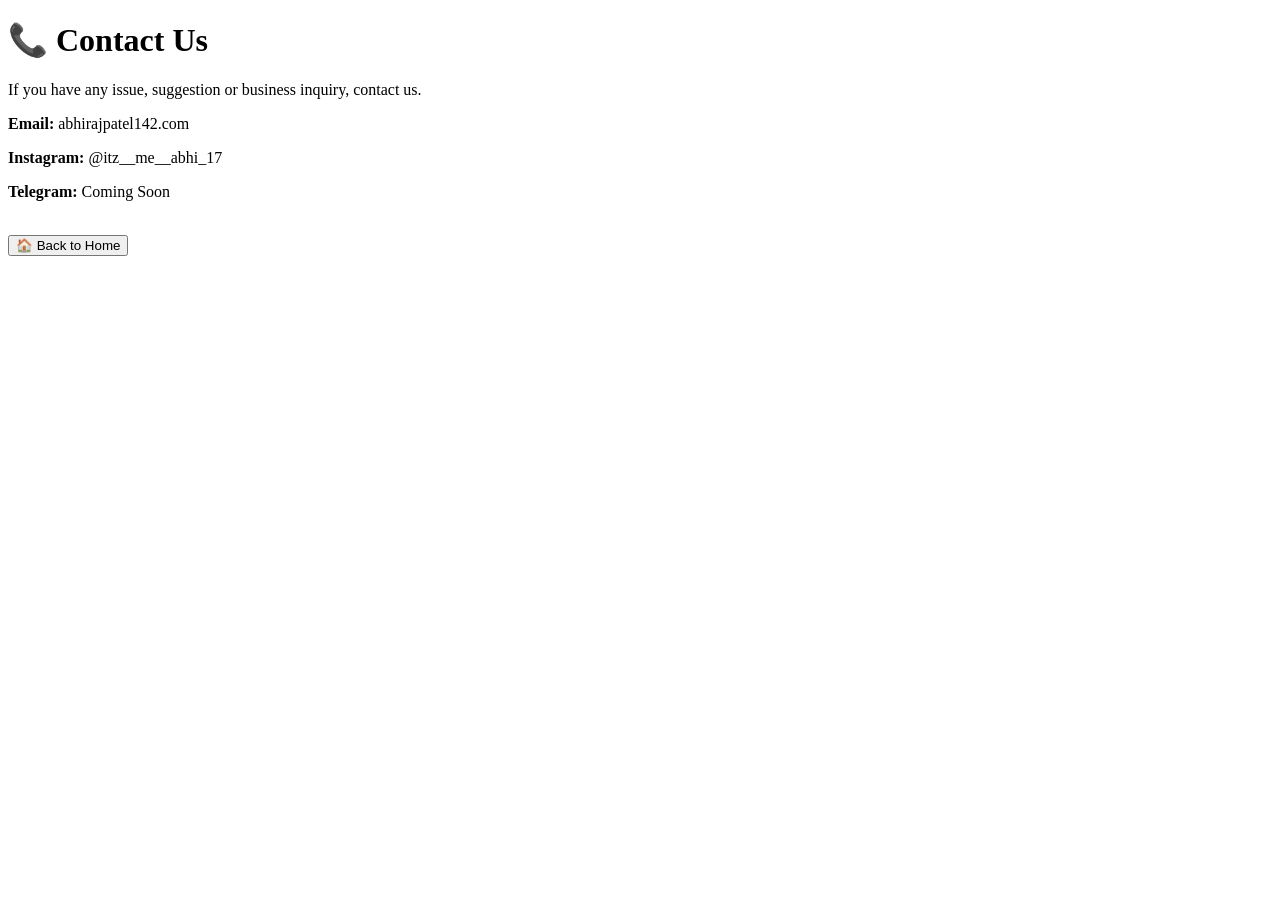
<file: templates/contact.html>
<!DOCTYPE html>
<html>
<head>
    <title>Contact - AbhiMate AI</title>
</head>
<body>

<h1>📞 Contact Us</h1>

<p>If you have any issue, suggestion or business inquiry, contact us.</p>

<p><b>Email:</b> abhirajpatel142.com</p>

<p><b>Instagram:</b> @itz__me__abhi_17</p>

<p><b>Telegram:</b> Coming Soon</p>

<br>

<a href="/">
    <button>🏠 Back to Home</button>
</a>

</body>
</html>
</file>
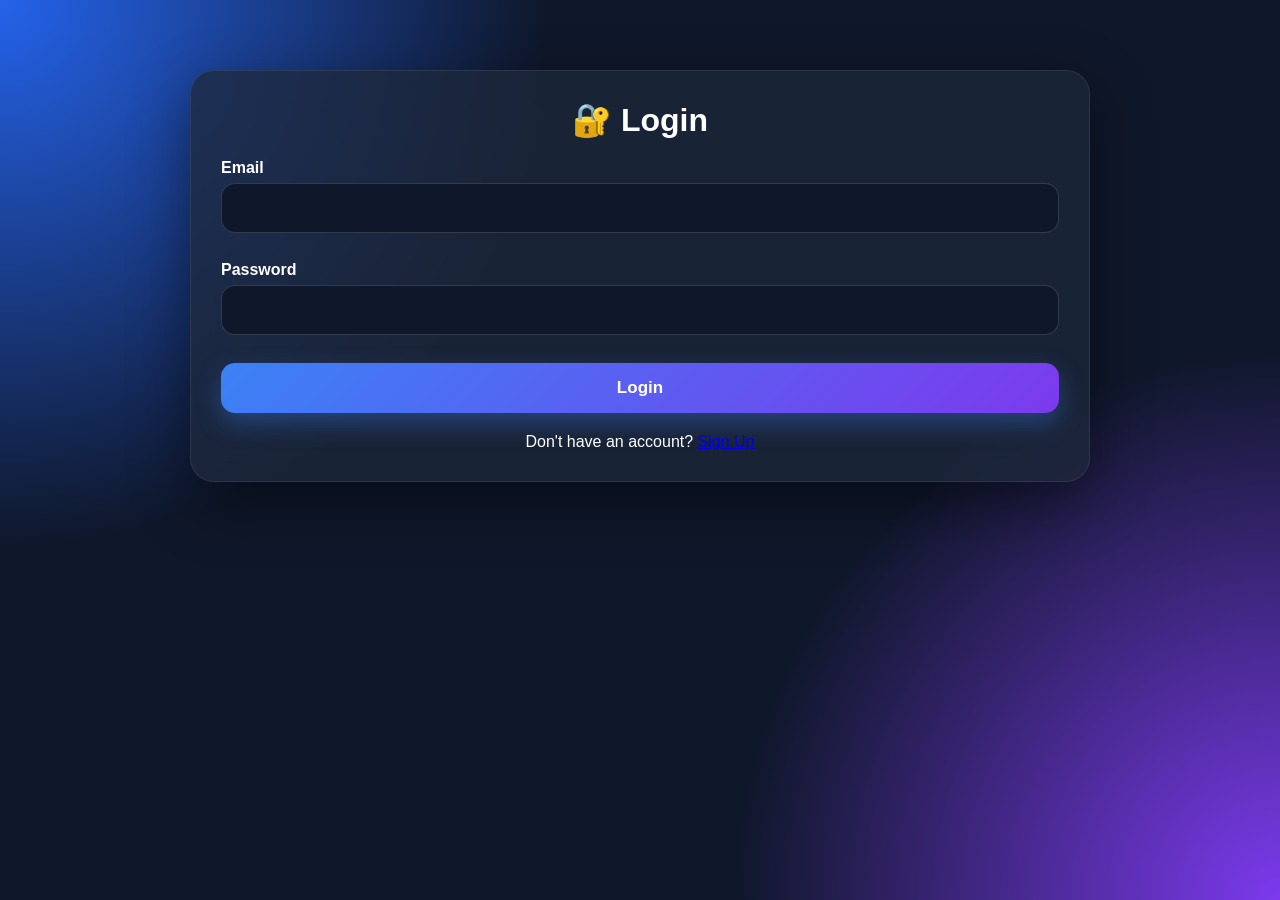
<file: templates/login.html>
<!DOCTYPE html>
<html>
<head>
    <title>Login - AbhiMate AI</title>
    <link rel="stylesheet" href="/static/style.css">
</head>
<body>

<div class="container">

<h1>🔐 Login</h1>

<form method="POST">

<label>Email</label>
<input type="email" name="email" required>

<label>Password</label>
<input type="password" name="password" required>

<button type="submit">Login</button>

</form>

<p style="text-align:center;margin-top:20px;">
Don't have an account?
<a href="/signup">Sign Up</a>
</p>

</div>

</body>
</html>
</file>
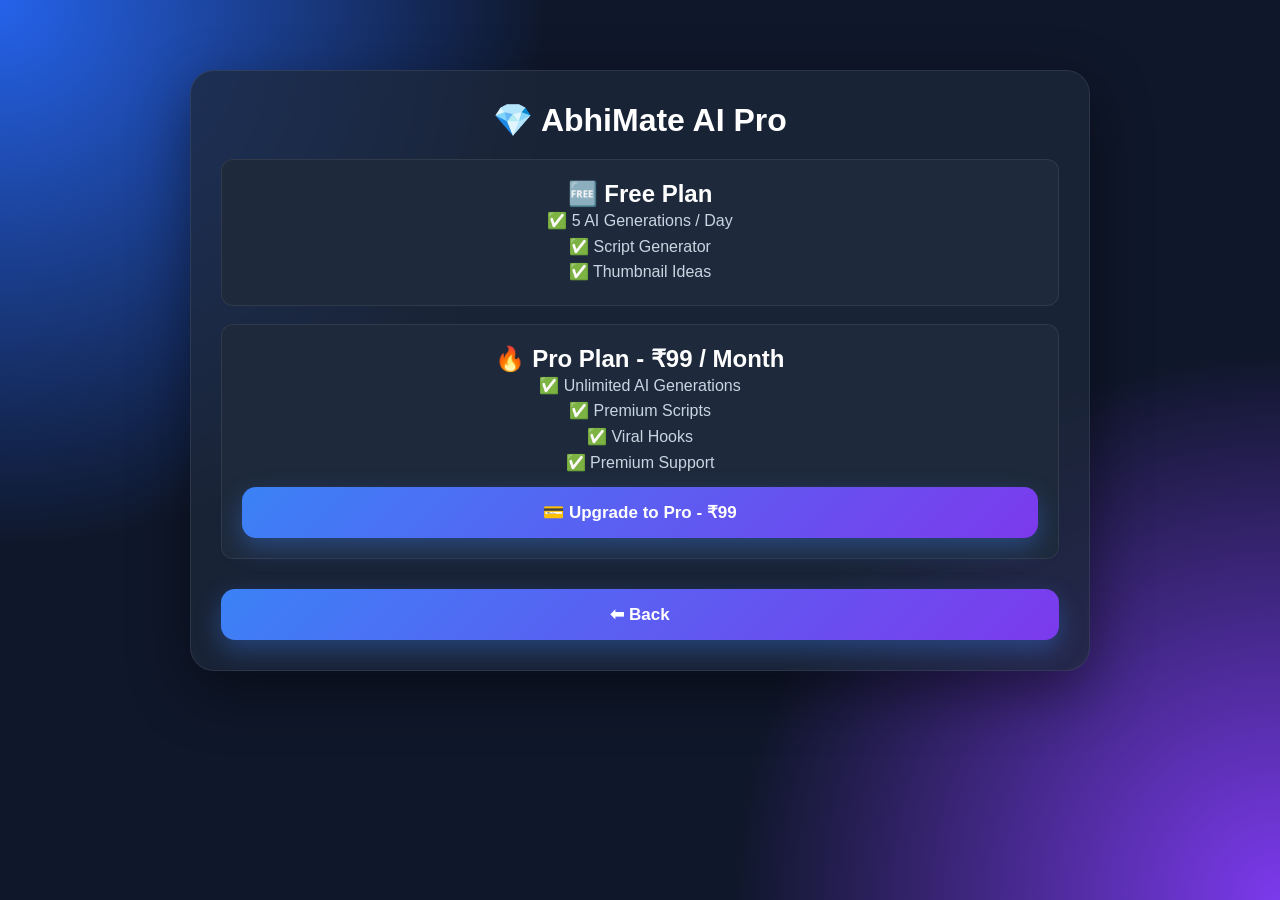
<file: templates/pricing.html>
<!DOCTYPE html>
<html>
<head>
    <title>AbhiMate AI - Pricing</title>
    <link rel="stylesheet" href="/static/style.css">
<script src="https://checkout.razorpay.com/v1/checkout.js"></script>
</head>
<body>

<div class="container">

<h1>💎 AbhiMate AI Pro</h1>

<div class="card">
<h2>🆓 Free Plan</h2>
<p>✅ 5 AI Generations / Day</p>
<p>✅ Script Generator</p>
<p>✅ Thumbnail Ideas</p>
</div>

<br>

<div class="card">
<h2>🔥 Pro Plan - ₹99 / Month</h2>
<p>✅ Unlimited AI Generations</p>
<p>✅ Premium Scripts</p>
<p>✅ Viral Hooks</p>
<p>✅ Premium Support</p>

<button onclick="buyPro()">
    💳 Upgrade to Pro - ₹99
</button>

<script>
async function buyPro() {

    const res = await fetch("/buy-pro");
    const data = await res.json();

    var options = {
        key: "{{ razorpay_key_id }}",
        amount: data.amount,
        currency: data.currency,
        name: "AbhiMate AI",
        description: "Pro Plan",
        order_id: data.order_id,

        handler: async function (response) {

    const res = await fetch("/payment-success", {
        method: "POST",
        headers: {
            "Content-Type": "application/json"
        },
        body: JSON.stringify({
            order_id: response.razorpay_order_id,
            payment_id: response.razorpay_payment_id,
            signature: response.razorpay_signature
        })
    });

    const data = await res.json();

    if (data.success) {
        alert("🎉 You are now a Pro User!");
        window.location.href = "/";
    } else {
        alert("Payment verification failed.");
    }
}
    };

    var rzp = new Razorpay(options);
    rzp.open();
}
</script>

</div>

<br>

<a href="/">
<button>⬅ Back</button>
</a>

</div>

</body>
</html>
</file>
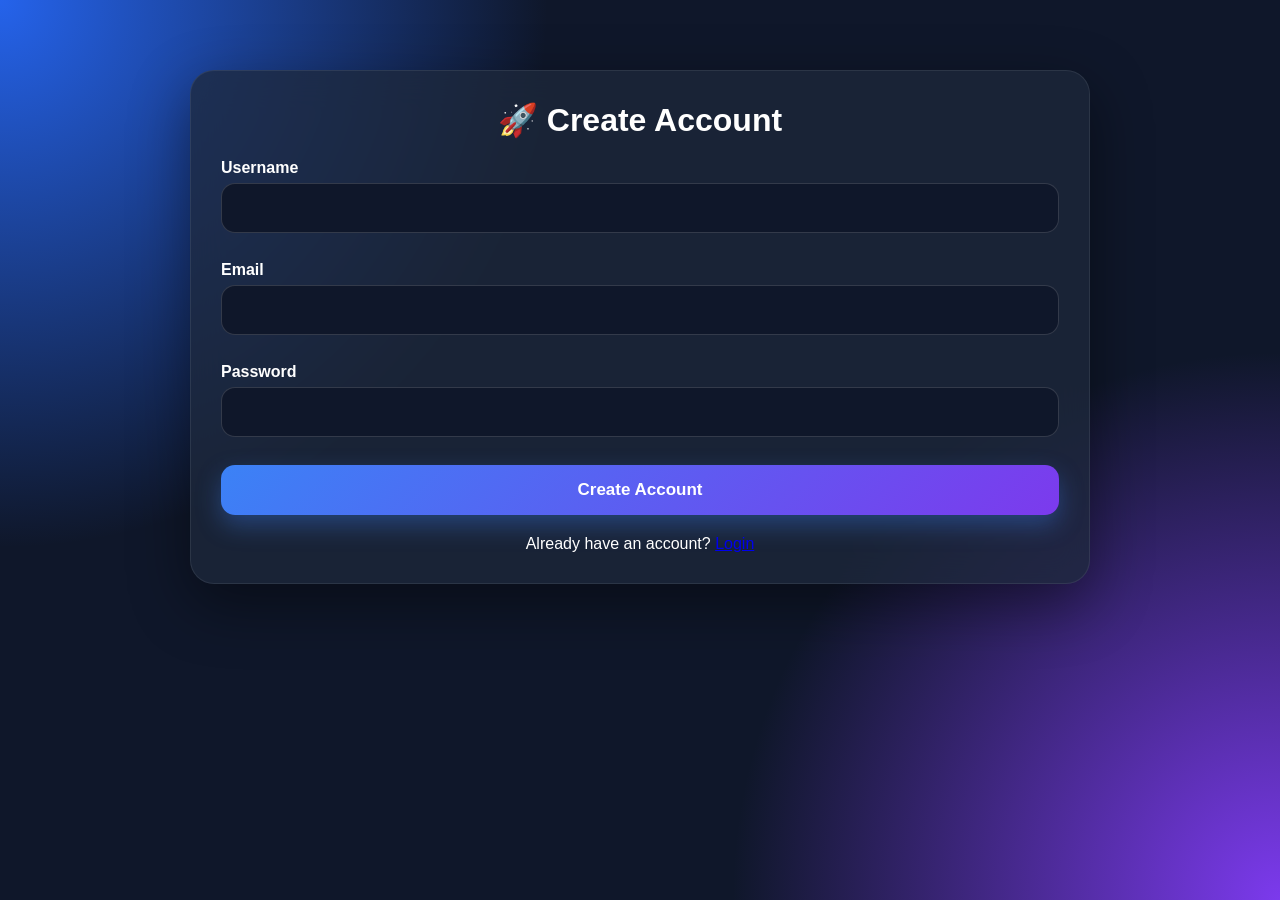
<file: templates/signup.html>
<!DOCTYPE html>
<html>
<head>
    <title>Sign Up - AbhiMate AI</title>
    <link rel="stylesheet" href="/static/style.css">
</head>
<body>

<div class="container">

<h1>🚀 Create Account</h1>

<form method="POST">

<label>Username</label>
<input type="text" name="username" required>

<label>Email</label>
<input type="email" name="email" required>

<label>Password</label>
<input type="password" name="password" required>

<button type="submit">Create Account</button>

</form>

<p style="text-align:center;margin-top:20px;">
Already have an account?
<a href="/login">Login</a>
</p>

</div>

</body>
</html>
</file>
<file: static/style.css>
*{
    margin:0;
    padding:0;
    box-sizing:border-box;
    font-family:Arial,sans-serif;
}

body{
    margin:0;
    font-family:Arial,sans-serif;
    color:#fff;
    min-height:100vh;
    padding:30px;
    background:
        radial-gradient(circle at top left,#2563eb 0%,transparent 35%),
        radial-gradient(circle at bottom right,#7c3aed 0%,transparent 35%),
        #0f172a;
    
}

.container{
    width:100%;
    max-width:900px;
    margin:40px auto;
    background:rgba(30,41,59,.75);
    backdrop-filter:blur(18px);
    border:1px solid rgba(255,255,255,.08);
    padding:40px;
    border-radius:24px;
    box-shadow:0 20px 60px rgba(0,0,0,.45);
    
}

h1{
    text-align:center;
    margin-bottom:20px;
}

label{
    display:block;
    margin:12px 0 6px;
    font-weight:bold;
}

input,select{
    width:100%;
    padding:15px;
    border-radius:14px;
    border:1px solid rgba(255,255,255,.15);
    background:#0f172a;
    color:white;
    font-size:16px;
    margin-bottom:16px;
    transition:.3s;
}

input:focus,
select:focus{
    outline:none;
    border-color:#60a5fa;
    box-shadow:0 0 15px rgba(96,165,250,.4);
}

button{
    width:100%;
    padding:15px;
    border:none;
    border-radius:14px;
    background:linear-gradient(135deg,#3b82f6,#7c3aed);
    color:white;
    font-size:17px;
    font-weight:700;
    cursor:pointer;
    transition:.3s;
    margin-top:10px;
    box-shadow:0 10px 25px rgba(59,130,246,.35);
}

button:hover{
    transform:translateY(-3px);
    box-shadow:0 18px 35px rgba(124,58,237,.45);
}

button:hover{
    background:#1d4ed8;
}

.result{
    margin-top:30px;
    padding:25px;
    border-radius:18px;
    background:rgba(15,23,42,.85);
    border:1px solid rgba(255,255,255,.08);
    box-shadow:0 15px 35px rgba(0,0,0,.35);
}

.result h2{
    margin-bottom:15px;
}

pre{
    white-space:pre-wrap;
    line-height:1.8;
    color:#e2e8f0;
    font-size:15px;
}

.hero{
    text-align:center;
    margin-bottom:30px;
}

.hero h1{
    font-size:42px;
    font-weight:800;
    background:linear-gradient(90deg,#38bdf8,#8b5cf6,#ec4899);
    -webkit-background-clip:text;
    -webkit-text-fill-color:transparent;
    margin-bottom:10px;
}

.hero p{
    color:#cbd5e1;
    font-size:18px;
    margin-bottom:20px;
}

.hero-badges{
    display:flex;
    justify-content:center;
    gap:10px;
    flex-wrap:wrap;
}

.hero-badges span{
    background:#334155;
    color:white;
    padding:8px 14px;
    border-radius:50px;
    font-size:14px;
}

.features{
    display:grid;
    grid-template-columns:repeat(auto-fit,minmax(220px,1fr));
    gap:18px;
    margin:30px 0;
}

.card{
    background:rgba(255,255,255,.06);
    border:1px solid rgba(255,255,255,.08);
    border-radius:18px;
    padding:24px;
    text-align:center;
    transition:.3s;
    backdrop-filter:blur(12px);
}

.card:hover{
    transform:translateY(-6px);
    box-shadow:0 18px 40px rgba(0,0,0,.35);
}

.card h3{
    margin:12px 0;
    font-size:22px;
}

.card p{
    color:#cbd5e1;
    line-height:1.6;
}

.navbar{
    display:flex;
    justify-content:space-between;
    align-items:center;
    margin-bottom:30px;
    padding-bottom:15px;
    border-bottom:1px solid rgba(255,255,255,.1);
}

.logo{
    font-size:24px;
    font-weight:700;
}

.nav-right{
    display:flex;
    gap:20px;
}

.nav-right a{
    color:white;
    text-decoration:none;
    font-weight:600;
    transition:.3s;
}

.nav-right a:hover{
    color:#60a5fa;
}

@media (max-width:768px){

body{
    display:block;
    padding:15px;
}

.container{
    width:100%;
    max-width:100%;
    margin:auto;
    padding:20px;
}

.navbar{
    flex-direction:column;
    gap:15px;
    text-align:center;
}

.nav-right{
    justify-content:center;
    flex-wrap:wrap;
}

.hero{
    text-align:center;
}

.features{
    display:grid;
    grid-template-columns:1fr;
    gap:15px;
}

button{
    width:100%;
}

.footer{
    text-align:center;
}

}

.container{
    max-width:900px;
    margin:40px auto;
    padding:30px;
}

.hero{
    text-align:center;
    margin:40px auto;
}

.hero h1{
    font-size:42px;
    margin-bottom:10px;
}

.hero p{
    font-size:18px;
    color:#cbd5e1;
}

.hero-badges{
    display:flex;
    justify-content:center;
    flex-wrap:wrap;
    gap:10px;
    margin-top:20px;
}

.hero-badges span{
    background:#2563eb;
    padding:8px 16px;
    border-radius:20px;
    font-size:14px;
}

.features{
    display:grid;
    grid-template-columns:repeat(auto-fit,minmax(220px,1fr));
    gap:20px;
    margin:30px 0;
}

.card{
    background:#1e293b;
    padding:20px;
    border-radius:12px;
    text-align:center;
}

/* Premium Navbar */

.navbar{
    display:flex;
    justify-content:space-between;
    align-items:center;
    padding:18px 30px;
    background:#111827;
    border-bottom:1px solid rgba(255,255,255,.1);
    position:sticky;
    top:0;
    z-index:1000;
}

.logo{
    font-size:24px;
    font-weight:bold;
}

.nav-right{
    display:flex;
    gap:18px;
    flex-wrap:wrap;
}

.nav-right a{
    color:white;
    text-decoration:none;
    font-weight:600;
    transition:.3s;
}

.nav-right a:hover{
    color:#60a5fa;
}

.logout-btn{
    color:#ff6b6b !important;
}

.main-wrapper{
    max-width:1200px;
    margin:0 auto;
    padding:20px;
}

@media (max-width:768px){

.navbar{
    display:flex;
    flex-direction:column;
    align-items:center;
}

.nav-right{
    display:flex;
    flex-wrap:wrap;
    justify-content:center;
    gap:12px;
    margin-top:10px;
}

.hero{
    text-align:center;
    padding:20px;
}

.container{
    width:100%;
    max-width:100%;
    margin:20px auto;
}

.features{
    display:grid;
    grid-template-columns:1fr;
    gap:15px;
}

button{
    width:100%;
}
}

@media (max-width:768px){

.navbar{
    flex-direction:column;
    align-items:center;
    gap:15px;
}

.nav-right{
    justify-content:center;
    flex-wrap:wrap;
    gap:10px;
}

.logo{
    font-size:22px;
}

.hero h1{
    font-size:36px;
}

.hero p{
    font-size:16px;
}

.features{
    display:grid;
    grid-template-columns:1fr;
    gap:15px;
}

.container{
    padding:20px;
}

}

.features{
    display:grid;
    grid-template-columns:repeat(auto-fit,minmax(220px,1fr));
    gap:20px;
    margin-bottom:25px;
}

.hero{
    text-align:center;
    margin:40px 0;
}

button{
    margin-top:12px;
}
/* Premium Result Box */

.result{
    margin-top:30px;
    padding:25px;
    border-radius:18px;
    background:rgba(255,255,255,0.06);
    border:1px solid rgba(255,255,255,0.12);
    box-shadow:0 10px 30px rgba(0,0,0,.25);
}

.result h2{
    margin-bottom:15px;
    color:#60a5fa;
}

.result pre{
    white-space:pre-wrap;
    line-height:1.8;
    font-size:15px;
}
.footer{
    text-align:center;
    margin-top:40px;
    padding:25px;
    border-top:1px solid rgba(255,255,255,.1);
    color:#cbd5e1;
}
/* Premium Buttons */

button{
    transition:all .3s ease;
}

button:hover{
    transform:translateY(-3px);
    box-shadow:0 10px 25px rgba(37,99,235,.4);
}

button:active{
    transform:scale(.97);
}

input:focus,
select:focus{

outline:none;

border:2px solid #3b82f6;

box-shadow:0 0 15px rgba(59,130,246,.35);

}

.container{

animation:fadeUp .5s ease;

}

@keyframes fadeUp{

from{

opacity:0;
transform:translateY(25px);

}

to{

opacity:1;
transform:translateY(0);

}

}
</file>
